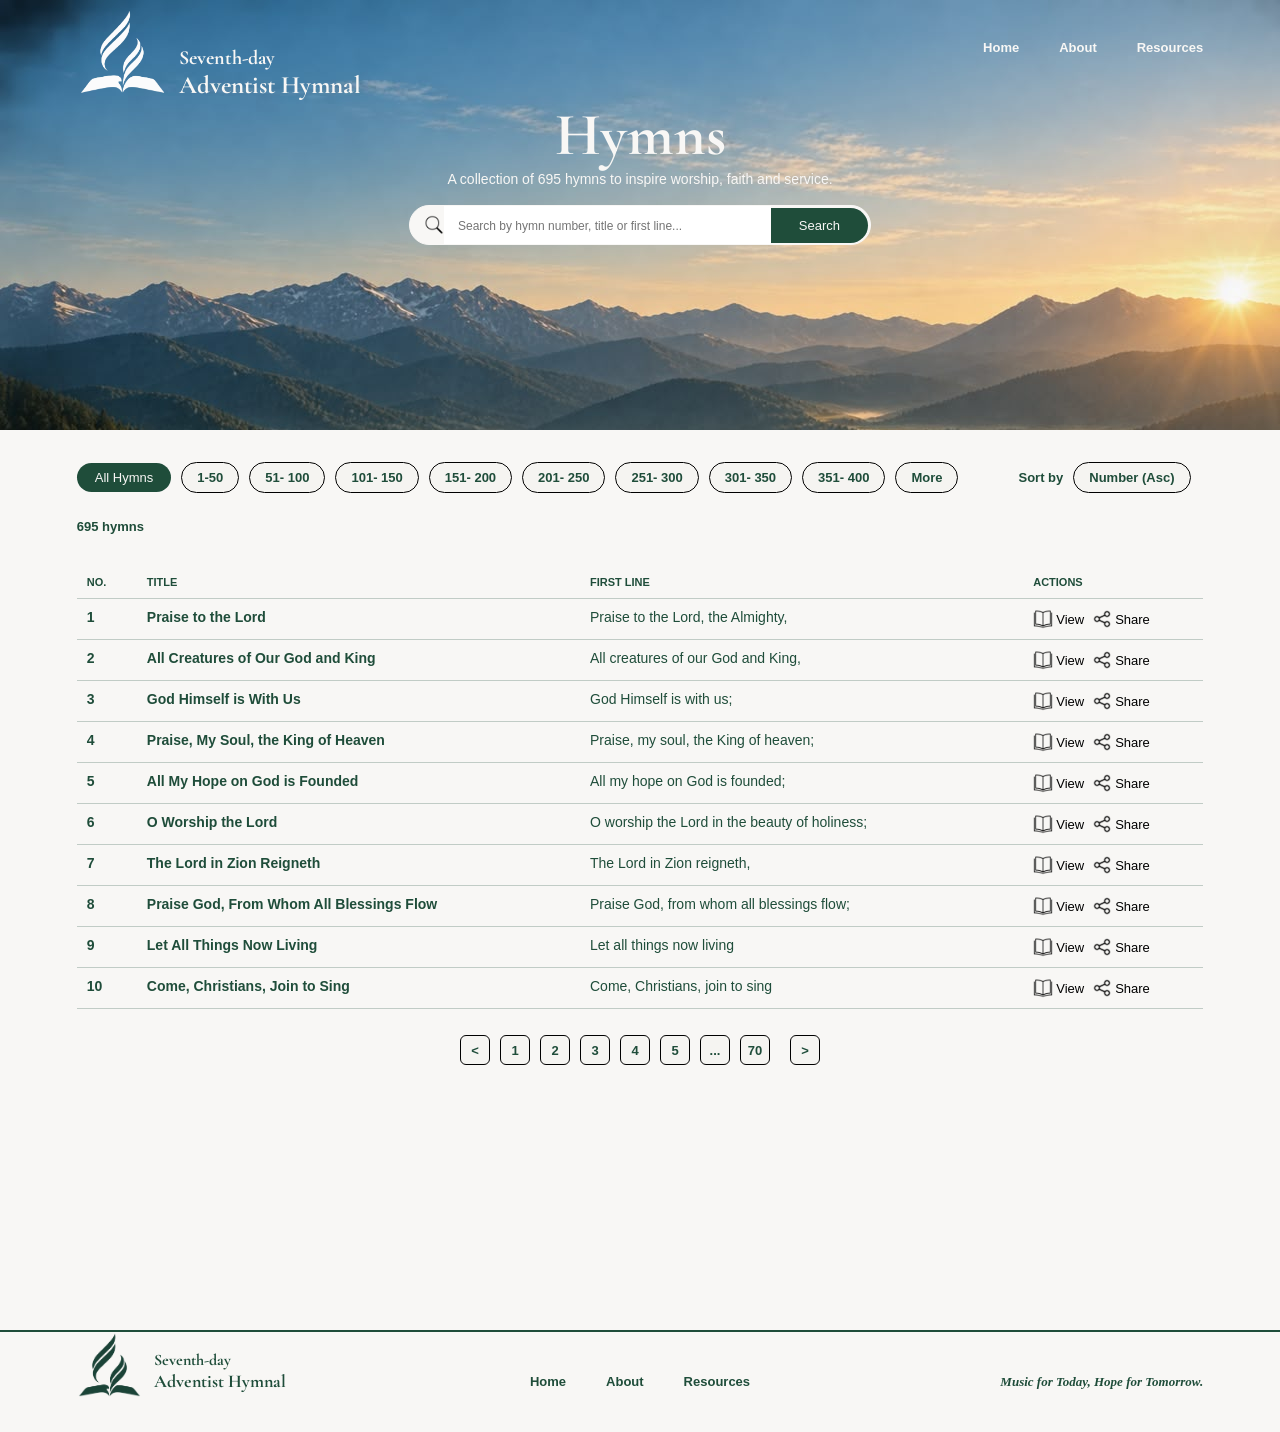
<file: index.html>
<!DOCTYPE html>
<html lang="en">

<head>
    <meta charset="UTF-8">
    <meta name="viewport" content="width=device-width, initial-scale=1.0">
    <title>SDAH Hymnal</title>
    <link rel="stylesheet" href="main.css">
    <link rel="preconnect" href="https://fonts.googleapis.com">
    <link rel="preconnect" href="https://fonts.gstatic.com" crossorigin>
    <link
        href="https://fonts.googleapis.com/css2?family=Cormorant+Garamond:ital,wght@0,300..700;1,300..700&display=swap"
        rel="stylesheet">
</head>

<body>

    <nav>
        <div class="nav-brand">
            <img src="sda white.png" alt="sda-logo" width="90px" height="90px">
            <h5>Seventh-day <br><span-1>Adventist Hymnal</span-1></h5>
        </div>
        <div class="nav-actions">
            <div class="header-links" id="site-menu">
                <a href="index.html">Home</a>
                <a href="#">About</a>
                <a href="#">Resources</a>
            </div>
        </div>
        <button class="menu-toggle" type="button" aria-label="Open navigation menu" aria-controls="site-menu"
            aria-expanded="false">
            <span></span>
            <span></span>
            <span></span>
        </button>
        <div class="nav-header">
            <h1>Hymns</h1>
            <p>A collection of 695 hymns to inspire worship, faith and service.</p>
            <search>
                <form action="/search-results" method="GET">
                    <img src="icons8-search-50.png" alt="black-search-icon" width="20px" height="20px">
                    <input type="search" id="site-search" name="q"
                        placeholder="Search by hymn number, title or first line..."
                        aria-label="Search through site content">
                    <button class="search-btn" type="submit">Search</button>
                </form>
            </search>
        </div>
    </nav>

    <div class="container">
        <div class="main">
            <section class="hero">
                <div class="hymn-ranges is-collapsed">
                    <button class="but range-option" type="button">All Hymns</button>
                    <button class="bot range-option" type="button">1-50</button>
                    <button class="bot range-option" type="button">51- 100</button>
                    <button class="bot range-option" type="button">101- 150</button>
                    <button class="bot range-option" type="button">151- 200</button>
                    <button class="bot range-option" type="button">201- 250</button>
                    <button class="bot range-option" type="button">251- 300</button>
                    <button class="bot range-option" type="button">301- 350</button>
                    <button class="bot range-option" type="button">351- 400</button>
                    <button class="bot range-more" type="button" aria-expanded="false">More</button>
                </div>
                <p class="sort-label">Sort by</p>
                <button class="bot sort-button" type="button">Number (Asc)</button>
                <p class="text">695 hymns</p>
            </section>

            <section class="hymn" aria-label="Hymn list">
                <div class="hymn-list">
                    <div class="hymn-headings" aria-hidden="true">
                        <span>NO.</span>
                        <span>TITLE</span>
                        <span>FIRST LINE</span>
                        <span>ACTIONS</span>
                    </div>
                    <article class="hymn-row">
                        <span class="hymn-number"></span>
                        <div class="hymn-details">
                            <a href="page.html">
                                <h2>Praise to the Lord</h2>
                                <p class="featured-hymn">Praise to the Lord, the Almighty,</p>
                            </a>
                        </div>
                        <div class="hymn-actions">
                            <a href="page.html" aria-label="View Praise to the Lord"><img src="icons8-open-book-50.png"
                                    alt=""><span>View</span></a>
                            <a href="#" aria-label="Share Praise to the Lord"><img src="icons8-share-48.png"
                                    alt=""><span>Share</span></a>
                        </div>
                    </article>
                    <article class="hymn-row">
                        <span class="hymn-number"></span>
                        <div class="hymn-details">
                            <h2>All Creatures of Our God and King</h2>
                            <p class="featured-hymn">All creatures of our God and King,</p>
                        </div>
                        <div class="hymn-actions">
                            <a href="#" aria-label="View All Creatures of Our God and King"><img
                                    src="icons8-open-book-50.png" alt=""><span>View</span></a>
                            <a href="#" aria-label="Share All Creatures of Our God and King"><img
                                    src="icons8-share-48.png" alt=""><span>Share</span></a>
                        </div>
                    </article>
                    <article class="hymn-row">
                        <span class="hymn-number"></span>
                        <div class="hymn-details">
                            <h2>God Himself is With Us</h2>
                            <p class="featured-hymn">God Himself is with us;</p>
                        </div>
                        <div class="hymn-actions">
                            <a href="#" aria-label="View God Himself is With Us"><img src="icons8-open-book-50.png"
                                    alt=""><span>View</span></a>
                            <a href="#" aria-label="Share God Himself is With Us"><img src="icons8-share-48.png"
                                    alt=""><span>Share</span></a>
                        </div>
                    </article>
                    <article class="hymn-row">
                        <span class="hymn-number"></span>
                        <div class="hymn-details">
                            <h2>Praise, My Soul, the King of Heaven</h2>
                            <p class="featured-hymn">Praise, my soul, the King of heaven;</p>
                        </div>
                        <div class="hymn-actions">
                            <a href="#" aria-label="View Praise, My Soul, the King of Heaven"><img
                                    src="icons8-open-book-50.png" alt=""><span>View</span></a>
                            <a href="#" aria-label="Share Praise, My Soul, the King of Heaven"><img
                                    src="icons8-share-48.png" alt=""><span>Share</span></a>
                        </div>
                    </article>
                    <article class="hymn-row">
                        <span class="hymn-number"></span>
                        <div class="hymn-details">
                            <h2>All My Hope on God is Founded</h2>
                            <p class="featured-hymn">All my hope on God is founded;</p>
                        </div>
                        <div class="hymn-actions">
                            <a href="#" aria-label="View All My Hope on God is Founded"><img
                                    src="icons8-open-book-50.png" alt=""><span>View</span></a>
                            <a href="#" aria-label="Share All My Hope on God is Founded"><img src="icons8-share-48.png"
                                    alt=""><span>Share</span></a>
                        </div>
                    </article>
                    <article class="hymn-row">
                        <span class="hymn-number"></span>
                        <div class="hymn-details">
                            <h2>O Worship the Lord</h2>
                            <p class="featured-hymn">O worship the Lord in the beauty of holiness;</p>
                        </div>
                        <div class="hymn-actions">
                            <a href="#" aria-label="View O Worship the Lord"><img src="icons8-open-book-50.png"
                                    alt=""><span>View</span></a>
                            <a href="#" aria-label="Share O Worship the Lord"><img src="icons8-share-48.png"
                                    alt=""><span>Share</span></a>
                        </div>
                    </article>
                    <article class="hymn-row">
                        <span class="hymn-number"></span>
                        <div class="hymn-details">
                            <h2>The Lord in Zion Reigneth</h2>
                            <p class="featured-hymn">The Lord in Zion reigneth,</p>
                        </div>
                        <div class="hymn-actions">
                            <a href="#" aria-label="View The Lord in Zion Reigneth"><img src="icons8-open-book-50.png"
                                    alt=""><span>View</span></a>
                            <a href="#" aria-label="Share The Lord in Zion Reigneth"><img src="icons8-share-48.png"
                                    alt=""><span>Share</span></a>
                        </div>
                    </article>
                    <article class="hymn-row">
                        <span class="hymn-number"></span>
                        <div class="hymn-details">
                            <h2>Praise God, From Whom All Blessings Flow</h2>
                            <p class="featured-hymn">Praise God, from whom all blessings flow;</p>
                        </div>
                        <div class="hymn-actions">
                            <a href="#" aria-label="View Praise God, From Whom All Blessings Flow"><img
                                    src="icons8-open-book-50.png" alt=""><span>View</span></a>
                            <a href="#" aria-label="Share Praise God, From Whom All Blessings Flow"><img
                                    src="icons8-share-48.png" alt=""><span>Share</span></a>
                        </div>
                    </article>
                    <article class="hymn-row">
                        <span class="hymn-number"></span>
                        <div class="hymn-details">
                            <h2>Let All Things Now Living</h2>
                            <p class="featured-hymn">Let all things now living</p>
                        </div>
                        <div class="hymn-actions">
                            <a href="#" aria-label="View Let All Things Now Living"><img src="icons8-open-book-50.png"
                                    alt=""><span>View</span></a>
                            <a href="#" aria-label="Share Let All Things Now Living"><img src="icons8-share-48.png"
                                    alt=""><span>Share</span></a>
                        </div>
                    </article>
                    <article class="hymn-row">
                        <span class="hymn-number"></span>
                        <div class="hymn-details">
                            <h2>Come, Christians, Join to Sing</h2>
                            <p class="featured-hymn">Come, Christians, join to sing</p>
                        </div>
                        <div class="hymn-actions">
                            <a href="#" aria-label="View Come, Christians, Join to Sing"><img
                                    src="icons8-open-book-50.png" alt=""><span>View</span></a>
                            <a href="#" aria-label="Share Come, Christians, Join to Sing"><img src="icons8-share-48.png"
                                    alt=""><span>Share</span></a>
                        </div>
                    </article>
                </div>
                <div class="number-controls">
                    <button class="num-but page-arrow" type="button" aria-label="Move page numbers left">&lt;</button>
                    <div class="number-pages" role="group" aria-label="Hymn pages"></div>
                    <button class="num-but page-arrow" type="button" aria-label="Move page numbers right">&gt;</button>
                </div>
            </section>
        </div>
    </div>

    <hr class="line">
    <footer class="footer">
        <div class="footer-brand">
            <img src="sda 1f4d3a.png" alt="sda-logo" width="65px" height="65px">
            <h5>Seventh-day <br><span-1>Adventist Hymnal</span-1></h5>
        </div>
        <div class="footer-actions">
            <div class="footer-links">
                <a href="index.html">Home</a>
                <a href="#">About</a>
                <a href="#">Resources</a>
            </div>
            <div class="footer-text">
                <p>Music for Today, Hope for Tomorrow.</p>
            </div>
        </div>
        <div class="mobile-footer">
            <div class="foot-mob">
                <a href="#"><img src="icons8-home-48-1f4d3a.png" alt="Home" width="25px" height="25px">
                    <p>Home</p>
                </a>
            </div>
            <div class="foot-mob">
                <a href="#"><img src="icons8-open-book-50-1f4d3a.png" alt="Search" width="25px" height="25px">
                    <p>Search</p>
                </a>
            </div>
            <div class="foot-mob">
                <a href="#"><img src="heart-1f4d3a.png" alt="favourite">
                    <p>Favourite</p>
                </a>
            </div>
        </div>
    </footer>
    <script src="script.js"></script>
</body>

</html>
</file>
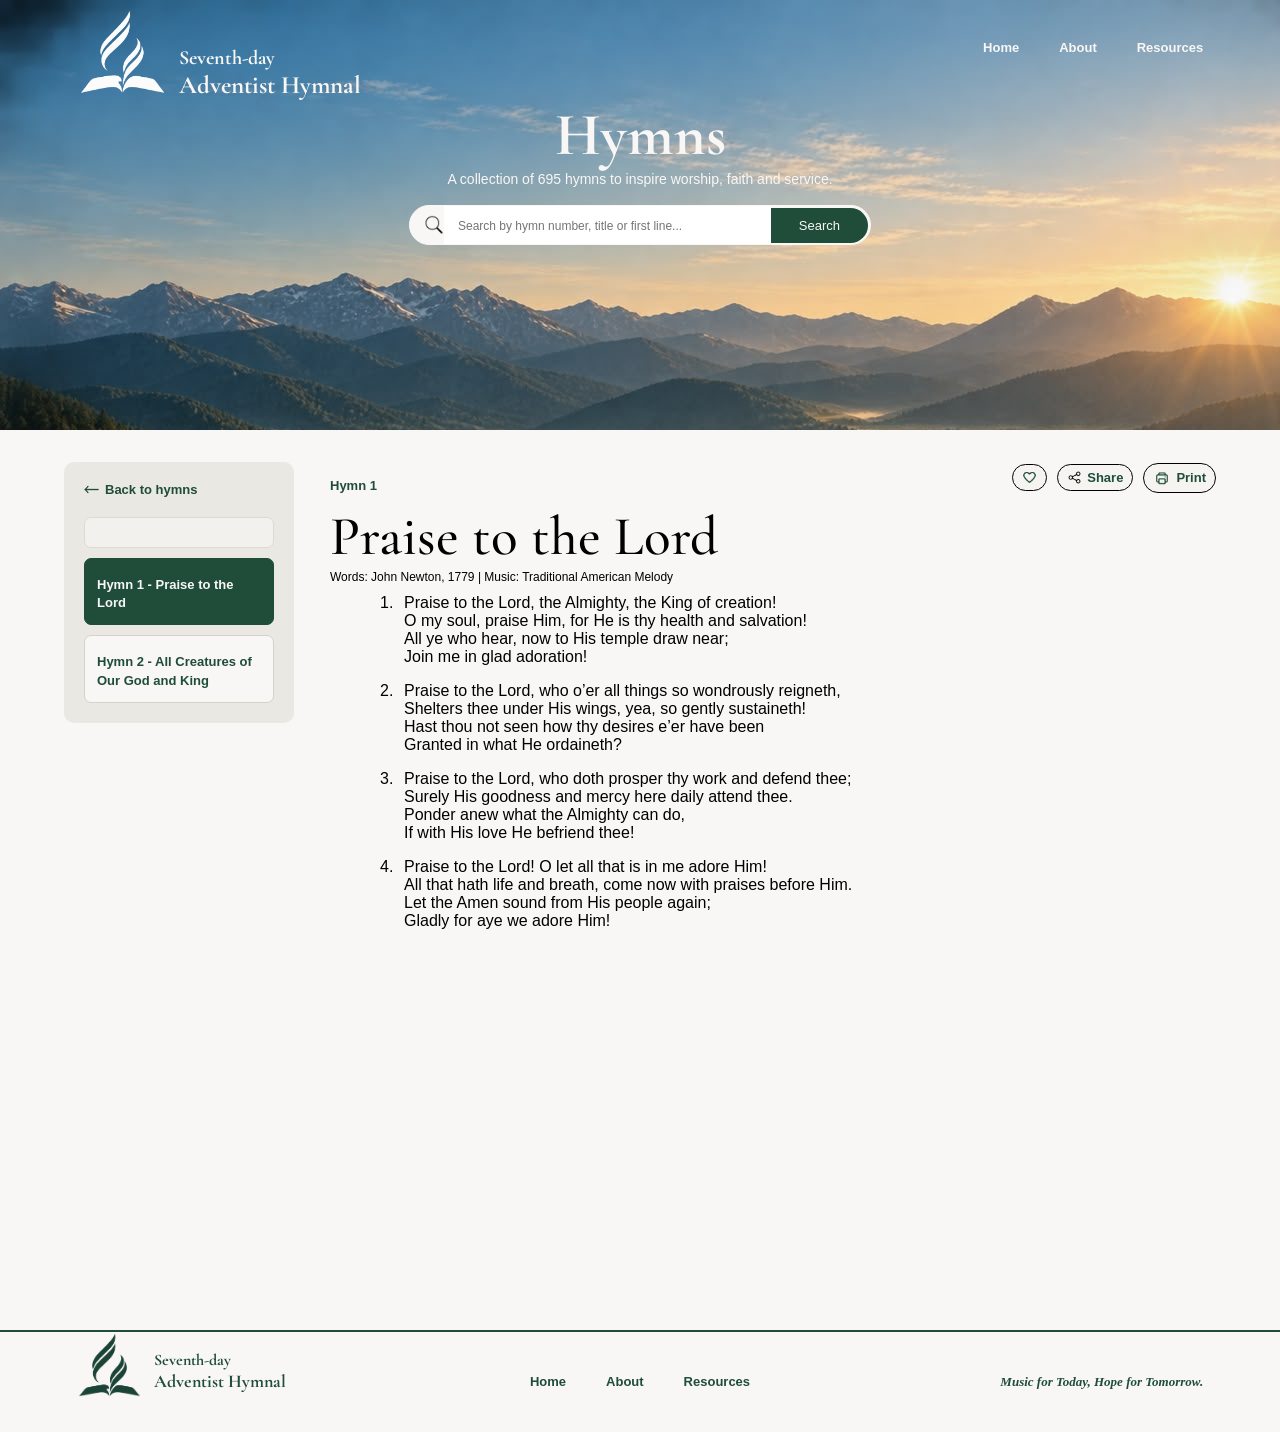
<file: page.html>
<!DOCTYPE html>
<html lang="en">

<head>
    <meta charset="UTF-8">
    <meta name="viewport" content="width=device-width, initial-scale=1.0">
    <title>SDAH Hymnal</title>
    <link rel="stylesheet" href="style.css">
    <link rel="preconnect" href="https://fonts.googleapis.com">
    <link rel="preconnect" href="https://fonts.gstatic.com" crossorigin>
    <link
        href="https://fonts.googleapis.com/css2?family=Cormorant+Garamond:ital,wght@0,300..700;1,300..700&display=swap"
        rel="stylesheet">
</head>

<body>

    <nav>
        <div class="nav-brand">
            <img src="sda white.png" alt="sda-logo" width="90px" height="90px">
            <h5>Seventh-day <br><span-1>Adventist Hymnal</span-1></h5>
        </div>
        <div class="nav-actions">
            <div class="header-links" id="site-menu">
                <a href="index.html">Home</a>
                <a href="#">About</a>
                <a href="#">Resources</a>
            </div>
        </div>
        <button class="menu-toggle" type="button" aria-label="Open navigation menu" aria-controls="site-menu"
            aria-expanded="false">
            <span></span>
            <span></span>
            <span></span>
        </button>
        <div class="nav-header">
            <h1>Hymns</h1>
            <p>A collection of 695 hymns to inspire worship, faith and service.</p>
            <search>
                <form action="/search-results" method="GET">
                    <img src="icons8-search-50.png" alt="black-search-icon" width="20px" height="20px">
                    <input type="search" id="site-search" name="q"
                        placeholder="Search by hymn number, title or first line..."
                        aria-label="Search through site content">
                    <button class="search-btn" type="submit">Search</button>
                </form>
            </search>
        </div>
    </nav>

    <div class="container">
        <div class="page-layout">
            <aside class="hymn-sidebar" aria-label="Hymn navigation">
                <a class="back-link" href="index.html"><span class="back-arrow" aria-hidden="true"><img
                            src="left-arrow-1f4d3a.png" alt="" width="15px" height="15px"></span><span>Back to
                        hymns</span></a>
                <nav class="hymn-neighbors" aria-label="Previous and next hymns"></nav>
            </aside>
            <main class="main">
                <section class="hero">
                    <p class="text">Hymn 1</p>
                    <button class="bot"><img src="icons8-love-24-1f4d3a.png" alt="Add to favourites" width="15px"
                            height="15px"></button>
                    <button class="bot"><img src="icons8-share-48.png" alt="Share" width="15px" height="15px">
                        Share</button>
                    <button class="bot"><img src="icons8-print-48-1f4d3a.png" alt="Print" width="18px" height="18px">
                        Print</button>
                    <div class="title-block">
                        <h1 class="title">Praise to the Lord</h1>
                        <p class="about">Words: John Newton, 1779 <span class="about-separator">|</span> <span
                                class="music-credit">Music: Traditional American Melody</span></p>
                    </div>
                    <p class="verses"><span class="verse-stanza"><span class="verse-number">1.</span>Praise to the Lord,
                            the Almighty, the King of creation!<br>
                            O my soul, praise Him, for He is thy health and salvation!<br>
                            All ye who hear, now to His temple draw near;<br>
                            Join me in glad adoration!</span>

                        <span class="verse-stanza"><span class="verse-number">2.</span>Praise to the Lord, who o’er all
                            things so wondrously reigneth,<br>
                            Shelters thee under His wings, yea, so gently sustaineth!<br>
                            Hast thou not seen how thy desires e’er have been<br>
                            Granted in what He ordaineth?</span>

                        <span class="verse-stanza"><span class="verse-number">3.</span>Praise to the Lord, who doth
                            prosper thy work and defend thee;<br>
                            Surely His goodness and mercy here daily attend thee.<br>
                            Ponder anew what the Almighty can do,<br>
                            If with His love He befriend thee!</span>

                        <span class="verse-stanza"><span class="verse-number">4.</span>Praise to the Lord! O let all
                            that is in me adore Him!<br>
                            All that hath life and breath, come now with praises before Him.<br>
                            Let the Amen sound from His people again;<br>
                            Gladly for aye we adore Him!</span>
                    </p>
                    <p class="lyrics-unavailable" hidden>Lyrics for this hymn are not available yet.</p>
                </section>
            </main>
        </div>
    </div>

    <hr class="line">
    <footer class="footer">
        <div class="footer-brand">
            <img src="sda 1f4d3a.png" alt="sda-logo" width="65px" height="65px">
            <h5>Seventh-day <br><span-1>Adventist Hymnal</span-1></h5>
        </div>
        <div class="footer-actions">
            <div class="footer-links">
                <a href="index.html">Home</a>
                <a href="#">About</a>
                <a href="#">Resources</a>
            </div>
            <div class="footer-text">
                <p>Music for Today, Hope for Tomorrow.</p>
            </div>
        </div>
        <div class="mobile-footer">
            <div class="foot-mob">
                <a href="index.html"><img src="icons8-home-48-1f4d3a.png" alt="Home" width="25px" height="25px">
                    <p>Home</p>
                </a>
            </div>
            <div class="foot-mob">
                <a href="#"><img src="icons8-open-book-50-1f4d3a.png" alt="Search" width="25px" height="25px">
                    <p>Search</p>
                </a>
            </div>
            <div class="foot-mob">
                <a href="#"><img src="heart-1f4d3a.png" alt="favourite">
                    <p>Favourite</p>
                </a>
            </div>
        </div>
    </footer>
    <script src="main.js"></script>
</body>

</html>
</file>
<file: main.css>
* {
    margin: 0;
    padding: 0;
}

html,
body {
    height: 100%;
    background-color: #f8f7f5;
}

/*Nav*/

nav {
    height: 350px;
    display: flex;
    position: relative;
    padding: 40px 6%;
    justify-content: space-between;
    background-image: url(landscape.jpg);

}

.nav-brand {
    display: flex;
    align-items: flex-start;
    gap: 12px;
}

.nav-brand img {
    transform: translateY(-35px);
}

.nav-brand h5 {
    transform: translateY(6px);
}

.nav-actions {
    display: flex;
    gap: 50px;
    margin-left: auto;
}

.nav-header {
    position: absolute;
    top: 40%;
    left: 50%;
    transform: translate(-50%, -50%);
    text-align: center;
}

.nav-header p {
    color: #f8f7f5;
    font-family: "Montserrat", sans-serif;
    font-optical-sizing: auto;
    font-weight: 400;
    font-style: normal;
    font-size: 14px;
}

.header-links {
    display: flex;
    gap: 40px;
    flex-shrink: 1;
    padding: 0;
}

.search-link {
    display: inline-flex;
    justify-content: center;
}

.header-links a {
    font-family: "Inter", sans-serif;
    font-optical-sizing: auto;
    font-weight: 700;
    font-style: normal;
    font-size: 13px;
    color: #f8f7f5;
    justify-content: space-between;
    text-decoration: none;
}

.header-links a:hover {
    text-decoration: underline;
    text-decoration-color: #f8f8f8;
    text-decoration-thickness: 1px;
    text-underline-offset: 5px;
}

search form {
    display: flex;
    align-items: center;
    width: min(460px, 80vw);
    margin-top: 18px;
    background-color: #f8f7f5;
    border: 1px solid #f8f7f5;
    border-radius: 999px;
    overflow: hidden;
}

search form img {
    flex-shrink: 0;
    margin-left: 14px;
}

search input[type="search"] {
    flex-grow: 1;
    min-width: 0;
    border: none;
    padding: 10px 14px;
    outline: none;
    font-size: 16px;
}

search input[type="search"]::placeholder {
    font-size: 12px;
    font-family: "Inter", sans-serif;
    font-optical-sizing: auto;
    font-weight: 400;
    font-style: normal;
}

.search-btn {
    background: #1f4d3a;
    border: none;
    margin-right: 2px;
    padding: 10px 28px;
    border-radius: 6px;
    border-top-right-radius: 999px;
    border-bottom-right-radius: 999px;
    cursor: pointer;
    font-family: "Inter", sans-serif;
    font-optical-sizing: auto;
    font-weight: 500;
    font-style: normal;
    font-size: 13px;
    color: #f8f7f5;
}

h1 {
    font-family: "Cormorant Garamond", serif;
    font-optical-sizing: auto;
    font-weight: 700;
    font-style: normal;
    font-size: 60px;
    color: #f8f7f5;
}

h5 {
    font-family: "Cormorant Garamond", serif;
    font-optical-sizing: auto;
    font-weight: 700;
    font-style: normal;
    font-size: 20px;
    color: #f8f7f5;
}

.menu-toggle {
    display: none;
    width: 44px;
    height: 44px;
    padding: 10px;
    align-items: center;
    justify-content: center;
    flex-direction: column;
    gap: 5px;
    background: transparent;
    border: 0;
    cursor: pointer;
}

.menu-toggle span {
    display: block;
    width: 23px;
    height: 2px;
    background-color: #1d283c;
    border-radius: 2px;
    transition: transform .25s ease, opacity .2s ease;
}

span-1 {
    font-family: "Cormorant Garamond", serif;
    font-optical-sizing: auto;
    font-weight: 700;
    font-style: normal;
    font-size: 25px;
    color: #f8f7f5;
}

/*Hero Section*/

.container {
    min-height: 100%;
}

.main {
    overflow: hidden;
    padding-bottom: 100px;
}

.hero {
    display: flex;
    flex-wrap: wrap;
    align-items: center;
    margin-top: 32px;
    padding: 0 6%;
    justify-content: flex-start;
    gap: 10px;
    position: relative;
}

.hymn-ranges {
    display: flex;
    flex-wrap: wrap;
    align-items: center;
    gap: 10px;
}

.range-more {
    background: transparent;
    border: 0;
    color: #1f4d3a;
    cursor: pointer;
    font: 700 13px "Inter", sans-serif;
    padding: 7px 8px;
}

.range-more:hover {
    text-decoration: underline;
}

.but {
    background: #1f4d3a;
    border: none;
    border-radius: 70px;
    padding: 7px 18px;
    cursor: pointer;
    font-family: "Inter", sans-serif;
    font-optical-sizing: auto;
    font-weight: 500;
    font-style: normal;
    font-size: 13px;
    color: #f8f7f5;
}

.bot {
    background: #F5F4F1;
    border: 1px solid black;
    border-radius: 70px;
    padding: 7px 15px;
    cursor: pointer;
    font-family: "Inter", sans-serif;
    font-optical-sizing: auto;
    font-weight: 700;
    font-style: normal;
    font-size: 13px;
    color: #1f4d3a;
}

.bot:hover {
    background: #1f4d3a;
    color: #f8f7f5;
}

.hero p {
    margin-left: 50px;
    font-family: "Inter", sans-serif;
    font-optical-sizing: auto;
    font-weight: 700;
    font-style: normal;
    font-size: 13px;
    color: #1f4d3a;
}

.hero .text {
    flex: 0 0 100%;
    margin-left: 0;
    margin-top: 16px;
}

/*Hymn section*/

.hymn {
    margin-top: 32px;
    padding: 0 6%;
    display: block;
}

.hymn-list {
    display: grid;
    grid-template-columns: 60px minmax(220px, 1fr) minmax(220px, 1fr) 180px;
}

.hymn-headings {
    display: contents;
}

.hymn-headings span {
    padding: 10px;
    border-bottom: 1px solid rgba(31, 77, 58, .25);
    color: #1f4d3a;
    font: 600 11px "Inter", sans-serif;
}

.hymn-row {
    display: contents;
}

.hymn-number {
    padding: 10px;
    border-bottom: 1px solid rgba(31, 77, 58, .25);
    color: #1f4d3a;
    font: 700 14px "Inter", sans-serif;
}

.hymn-details {
    display: contents;
}

.hymn-details h2 {
    padding: 10px;
    border-bottom: 1px solid rgba(31, 77, 58, .25);
    color: #1f4d3a;
    font: 700 14px "Inter", sans-serif;
}

.hymn-details a {
    display: contents;
    text-decoration: none;
}

.featured-hymn {
    padding: 10px;
    border-bottom: 1px solid rgba(31, 77, 58, .25);
    font-family: "Inter", sans-serif;
    font-optical-sizing: auto;
    font-weight: 500;
    font-style: normal;
    font-size: 14px;
    color: #1f4d3a;
}

.hymn-actions {
    display: flex;
    align-items: center;
    gap: 8px;
    padding: 10px;
    border-bottom: 1px solid rgba(31, 77, 58, .25);
}

.hymn-actions a {
    display: inline-flex;
    align-items: center;
    gap: 3px;
    color: inherit;
    font: 500 13px "Inter", sans-serif;
    text-decoration: none;
}

.hymn-actions img {
    width: 20px;
    height: 20px;
}

.num-but {
    background: #F5F4F1;
    border: 1px solid black;
    border-radius: 6px;
    width: 30px;
    height: 30px;
    flex-shrink: 0;
    padding: 0;
    cursor: pointer;
    font-family: "Inter", sans-serif;
    font-optical-sizing: auto;
    font-weight: 700;
    font-style: normal;
    font-size: 13px;
    color: #1f4d3a;
}

.num-but:hover {
    background: #1f4d3a;
    color: #f8f7f5;
}

.number-controls {
    flex: 0 0 100%;
    display: flex;
    align-items: center;
    justify-content: center;
    gap: 10px;
    margin-top: 26px;
}

.number-pages {
    display: flex;
    flex: 0 1 280px;
    gap: 10px;
    max-width: calc(100% - 80px);
    min-width: 0;
    overflow-x: auto;
    scrollbar-width: none;
}

.number-pages::-webkit-scrollbar {
    display: none;
}

/*Footer*/

.line {
    border: 0.5px solid #1f4d3a;
}

.footer {
    background-color: #f8f7f5;
    position: relative;
    padding: 0 6%;
    height: 100px;
    /* margin-top: -100px; */
    clear: both;
    display: flex;
    justify-content: space-between;
    align-items: center;
}

.footer-brand {
    display: flex;
    align-items: flex-start;
    gap: 12px;
}

.footer-brand h5 {
    font-family: "Cormorant Garamond", serif;
    font-optical-sizing: auto;
    font-weight: 700;
    font-style: normal;
    font-size: 16px;
    color: #1f4d3a;
}

.footer-brand span-1 {
    font-family: "Cormorant Garamond", serif;
    font-optical-sizing: auto;
    font-weight: 700;
    font-style: normal;
    font-size: 18px;
    color: #1f4d3a;
}

.footer-brand img {
    transform: translateY(-18px);
}

.footer-actions {
    display: flex;
    gap: 50px;
    margin-left: auto;
}

.footer-links {
    display: flex;
    gap: 40px;
    flex-shrink: 1;
    padding: 0;
    position: absolute;
    left: 50%;
    transform: translateX(-50%);
}

.footer-links a {
    font-family: "Inter", sans-serif;
    font-optical-sizing: auto;
    font-weight: 700;
    font-style: normal;
    font-size: 13px;
    color: #1f4d3a;
    justify-content: space-between;
    text-decoration: none;
}

.footer-text p {
    font-family: "Noto Serif Georgian", serif;
    font-optical-sizing: auto;
    font-weight: 600;
    font-style: italic;
    font-size: 13px;
    color: #1f4d3a
}

.mobile-footer {
    display: none;
    position: fixed;
    bottom: 0;
    left: 0;
    width: 100%;
    box-sizing: border-box;
    align-items: center;
    background-color: #f8f7f5;
    padding: 8px 0;
    box-shadow: 0 -2px 5px rgba(0, 0, 0, 0.1);
    z-index: 1000;
}

.foot-mob {
    flex: 1;
    text-align: center;
}

.foot-mob a {
    display: flex;
    flex-direction: column;
    align-items: center;
    gap: 4px;
    color: #1f4d3a;
    font-family: "Inter", sans-serif;
    font-size: 11px;
    font-weight: 600;
    text-decoration: none;
}

.foot-mob img {
    width: 25px;
    height: 25px;
    object-fit: contain;
}

.foot-mob p {
    margin: 0;
}

/*Mobile Responsive*/

@media only screen and (max-width: 768px) {
    nav {
        height: 330px;
        padding: 20px 5%;
    }

    .nav-brand img {
        width: 68px;
        height: 68px;
        transform: translateY(-12px);
    }

    .nav-brand h5 {
        font-size: 20px;
        transform: translateY(6px);
    }

    .nav-brand span-1 {
        font-size: 25px;
        transform: translateY(6px);
    }

    .menu-toggle {
        display: flex;
        position: absolute;
        top: 24px;
        right: 5%;
        z-index: 3;
    }

    .menu-toggle span {
        background-color: #f8f7f5;
    }

    .menu-toggle.is-open span:first-child {
        transform: translateY(7px) rotate(45deg);
    }

    .menu-toggle.is-open span:nth-child(2) {
        opacity: 0;
    }

    .menu-toggle.is-open span:last-child {
        transform: translateY(-7px) rotate(-45deg);
    }

    .nav-actions {
        margin: 0;
    }

    .header-links {
        display: none;
        position: absolute;
        top: 78px;
        right: 5%;
        z-index: 2;
        flex-direction: column;
        gap: 0;
        min-width: 150px;
        padding: 8px 16px;
        border-radius: 8px;
        background: #1f4d3a;
        box-shadow: 0 8px 20px rgba(0, 0, 0, .2);
    }

    .header-links.is-open {
        display: flex;
    }

    .header-links a {
        padding: 12px 4px;
    }

    .nav-header {
        top: 55%;
        width: 90%;
    }

    .nav-header h1 {
        font-size: 48px;
    }

    .nav-header p {
        font-size: 13px;
    }

    search form {
        width: 100%;
    }

    .search-btn {
        padding: 10px 16px;
    }

    .main {
        padding-bottom: 56px;
    }

    .hero {
        margin-top: 24px;
        padding: 0 5%;
        gap: 8px;
    }

    .hymn-ranges {
        width: 100%;
        gap: 8px;
    }

    .hymn-ranges.is-collapsed .range-option:nth-of-type(n+5) {
        display: none;
    }

    .hero p {
        margin-left: 0;
    }

    .sort-label,
    .sort-button {
        display: none;
    }

    .hero .text {
        flex-basis: 100%;
        margin-top: 4px;
    }

    .hymn {
        margin-top: 20px;
        padding: 0 5%;
    }

    .hymn-list {
        display: block;
    }

    .hymn-headings {
        display: none;
    }

    .hymn-row {
        display: grid;
        grid-template-columns: 32px minmax(0, 1fr) auto;
        gap: 8px;
        align-items: center;
        min-height: 70px;
        padding: 12px 4px;
        border-bottom: 1px solid rgba(31, 77, 58, .25);
        color: #1f4d3a;
    }

    .hymn-number {
        padding: 0;
        border: 0;
    }

    .hymn-details {
        display: block;
        min-width: 0;
    }

    .hymn-details h2 {
        padding: 0;
        border: 0;
        font-size: 15px;
    }

    .featured-hymn {
        margin-top: 5px;
        padding: 0;
        border: 0;
        font-size: 13px;
        color: #52675d;
    }

    .hymn-actions {
        border-bottom: 0;
    }

    .hymn-actions a {
        justify-content: center;
        width: 32px;
        height: 32px;
    }

    .hymn-actions a span {
        display: none;
    }

    .number-controls {
        display: none;
    }

    .number-pages {
        gap: 6px;
    }

    .footer {
        height: 0;
        min-height: 0;
        padding: 0;
    }

    .footer-brand,
    .footer-actions {
        display: none;
    }

    .mobile-footer {
        display: flex;
        justify-content: space-around;
        padding-bottom: calc(8px + env(safe-area-inset-bottom));
    }
}

@media only screen and (max-width: 420px) {
    .nav-brand {
        gap: 6px;
    }

    .nav-brand img {
        width: 56px;
        height: 56px;
    }

    .nav-brand h5 {
        font-size: 18px;
        transform: translateY(3px);
    }

    .nav-brand span-1 {
        font-size: 23px;
        transform: translateY(3px);
    }

    .hero .bot,
    .hero .but {
        padding: 7px 11px;
        font-size: 12px;
    }

    .footer-actions {
        align-items: flex-start;
        flex-direction: column;
    }

    .footer-text p {
        text-align: left;
    }
}
</file>
<file: style.css>
* {
    margin: 0;
    padding: 0;
}

html,
body {
    height: 100%;
    background-color: #f8f7f5;
}

/*Nav*/

nav {
    height: 350px;
    display: flex;
    position: relative;
    padding: 40px 6%;
    justify-content: space-between;
    background-image: url(landscape.jpg);

}

.nav-brand {
    display: flex;
    align-items: flex-start;
    gap: 12px;
}

.nav-brand img {
    transform: translateY(-35px);
}

.nav-brand h5 {
    transform: translateY(6px);
}

.nav-actions {
    display: flex;
    gap: 50px;
    margin-left: auto;
}

.nav-header {
    position: absolute;
    top: 40%;
    left: 50%;
    transform: translate(-50%, -50%);
    text-align: center;
}

.nav-header p {
    color: #f8f7f5;
    font-family: "Montserrat", sans-serif;
    font-optical-sizing: auto;
    font-weight: 400;
    font-style: normal;
    font-size: 14px;
}

.header-links {
    display: flex;
    gap: 40px;
    flex-shrink: 1;
    padding: 0;
}

.search-link {
    display: inline-flex;
    justify-content: center;
}

.header-links a {
    font-family: "Inter", sans-serif;
    font-optical-sizing: auto;
    font-weight: 700;
    font-style: normal;
    font-size: 13px;
    color: #f8f7f5;
    justify-content: space-between;
    text-decoration: none;
}

.header-links a:hover {
    text-decoration: underline;
    text-decoration-color: #f8f8f8;
    text-decoration-thickness: 1px;
    text-underline-offset: 5px;
}

search form {
    display: flex;
    align-items: center;
    width: min(460px, 80vw);
    margin-top: 18px;
    background-color: #f8f7f5;
    border: 1px solid #f8f7f5;
    border-radius: 999px;
    overflow: hidden;
}

search form img {
    flex-shrink: 0;
    margin-left: 14px;
}

search input[type="search"] {
    flex-grow: 1;
    min-width: 0;
    border: none;
    padding: 10px 14px;
    outline: none;
    font-size: 16px;
}

search input[type="search"]::placeholder {
    font-size: 12px;
    font-family: "Inter", sans-serif;
    font-optical-sizing: auto;
    font-weight: 400;
    font-style: normal;
}

.search-btn {
    background: #1f4d3a;
    border: none;
    margin-right: 2px;
    padding: 10px 28px;
    border-radius: 6px;
    border-top-right-radius: 999px;
    border-bottom-right-radius: 999px;
    cursor: pointer;
    font-family: "Inter", sans-serif;
    font-optical-sizing: auto;
    font-weight: 500;
    font-style: normal;
    font-size: 13px;
    color: #f8f7f5;
}

h1 {
    font-family: "Cormorant Garamond", serif;
    font-optical-sizing: auto;
    font-weight: 700;
    font-style: normal;
    font-size: 60px;
    color: #f8f7f5;
}

h5 {
    font-family: "Cormorant Garamond", serif;
    font-optical-sizing: auto;
    font-weight: 700;
    font-style: normal;
    font-size: 20px;
    color: #f8f7f5;
}

.menu-toggle {
    display: none;
    width: 44px;
    height: 44px;
    padding: 10px;
    align-items: center;
    justify-content: center;
    flex-direction: column;
    gap: 5px;
    background: transparent;
    border: 0;
    cursor: pointer;
}

.menu-toggle span {
    display: block;
    width: 23px;
    height: 2px;
    background-color: #1d283c;
    border-radius: 2px;
    transition: transform .25s ease, opacity .2s ease;
}

span-1 {
    font-family: "Cormorant Garamond", serif;
    font-optical-sizing: auto;
    font-weight: 700;
    font-style: normal;
    font-size: 25px;
    color: #f8f7f5;
}

/* hero section */

.container {
    min-height: 100%;
}

.main {
    overflow: hidden;
    padding-bottom: 100px;
}

.back-link {
    display: inline-flex;
    align-items: center;
    gap: 6px;
    margin: 32px 6% 16px;
    text-decoration: none;
    font-family: "Inter", sans-serif;
    font-optical-sizing: auto;
    font-weight: 700;
    font-style: normal;
    font-size: 13px;
    color: #1f4d3a;
}

.back-arrow {
    display: flex;
    align-items: center;
}

.back-arrow img {
    display: block;
}

.page-layout {
    display: grid;
    grid-template-columns: 230px minmax(0, 1fr);
    align-items: start;
    gap: 36px;
    max-width: 1280px;
    margin: 0 auto;
    padding: 32px 5% 80px;
}

.hymn-sidebar {
    padding: 20px;
    background-color: #eae8e3;
    border-radius: 10px;
}

.hymn-sidebar .back-link {
    margin: 0 0 20px;
}

.hymn-neighbors {
    display: grid;
    height: auto;
    padding: 0;
    position: static;
    background: transparent;
    gap: 10px;
}

.hymn-neighbor {
    width: 100%;
    padding: 12px;
    border: 1px solid #d5d2cb;
    border-radius: 7px;
    background: #f8f7f5;
    color: #1f4d3a;
    text-align: left;
    cursor: pointer;
    font-family: "Inter", sans-serif;
}

.hymn-neighbor strong {
    display: block;
    margin-top: 5px;
    font-size: 13px;
    line-height: 1.4;
}

.hymn-neighbor[aria-current="page"] {
    background: #1f4d3a;
    border-color: #1f4d3a;
    color: #f8f7f5;
}

.hymn-neighbor:disabled {
    cursor: default;
    opacity: .6;
}

.page-layout .main {
    min-width: 0;
}

.page-layout .hero {
    margin-top: 0;
    padding: 0;
}

.page-layout .hero .text {
    margin-right: auto;
}

.lyrics-unavailable {
    flex-basis: 100%;
    margin: 16px 0 0 !important;
    color: #555 !important;
}

.hero {
    display: flex;
    flex-wrap: wrap;
    align-items: center;
    margin-top: 0;
    padding: 0 6%;
    justify-content: flex-start;
    gap: 10px;
    position: relative;
}

.bot {
    display: flex;
    align-items: center;
    gap: 5px;
    background: #F5F4F1;
    border: 1px solid black;
    border-radius: 70px;
    padding: 5px 9px;
    cursor: pointer;
    font-family: "Inter", sans-serif;
    font-optical-sizing: auto;
    font-weight: 700;
    font-style: normal;
    font-size: 13px;
    color: #1f4d3a;
}

.hero p {
    margin-left: 50px;
    font-family: "Inter", sans-serif;
    font-optical-sizing: auto;
    font-weight: 700;
    font-style: normal;
    font-size: 13px;
    color: #1f4d3a;
}

.hero h1 {
    font-family: "Cormorant Garamond", serif;
    font-optical-sizing: auto;
    font-weight: 500;
    font-style: normal;
    font-size: 55px;
    color: black;
}

.hero .title-block {
    flex-basis: 100%;
}

.hero .text {
    flex: 0 0 auto;
    margin-left: 0;
    margin-right: 700px;
    margin-top: 16px;
}

.hero .about {
    font-family: "Inter", sans-serif;
    font-optical-sizing: auto;
    font-weight: 500;
    font-style: normal;
    font-size: 12px;
    color: black;
    margin-left: 0;
}

.hero .verses {
    flex-basis: 100%;
    font-family: "Inter", sans-serif;
    font-optical-sizing: auto;
    font-weight: 500;
    font-style: normal;
    font-size: 16px;
    color: black;
}

.hero .verse-stanza {
    display: block;
    position: relative;
    padding-left: 1.5em;
    margin-bottom: 1em;
}

.hero .verse-number {
    position: absolute;
    left: 0;
}

/*Footer*/

.line {
    border: 0.5px solid #1f4d3a;
}

.footer {
    background-color: #f8f7f5;
    position: relative;
    padding: 0 6%;
    height: 100px;
    /* margin-top: -100px; */
    clear: both;
    display: flex;
    justify-content: space-between;
    align-items: center;
}

.footer-brand {
    display: flex;
    align-items: flex-start;
    gap: 12px;
}

.footer-brand h5 {
    font-family: "Cormorant Garamond", serif;
    font-optical-sizing: auto;
    font-weight: 700;
    font-style: normal;
    font-size: 16px;
    color: #1f4d3a;
}

.footer-brand span-1 {
    font-family: "Cormorant Garamond", serif;
    font-optical-sizing: auto;
    font-weight: 700;
    font-style: normal;
    font-size: 18px;
    color: #1f4d3a;
}

.footer-brand img {
    transform: translateY(-18px);
}

.footer-actions {
    display: flex;
    gap: 50px;
    margin-left: auto;
}

.footer-links {
    display: flex;
    gap: 40px;
    flex-shrink: 1;
    padding: 0;
    position: absolute;
    left: 50%;
    transform: translateX(-50%);
}

.footer-links a {
    font-family: "Inter", sans-serif;
    font-optical-sizing: auto;
    font-weight: 700;
    font-style: normal;
    font-size: 13px;
    color: #1f4d3a;
    justify-content: space-between;
    text-decoration: none;
}

.footer-text p {
    font-family: "Noto Serif Georgian", serif;
    font-optical-sizing: auto;
    font-weight: 600;
    font-style: italic;
    font-size: 13px;
    color: #1f4d3a
}

.mobile-footer {
    display: none;
    position: fixed;
    bottom: 0;
    left: 0;
    width: 100%;
    box-sizing: border-box;
    align-items: center;
    background-color: #f8f7f5;
    padding: 8px 0;
    box-shadow: 0 -2px 5px rgba(0, 0, 0, 0.1);
    z-index: 1000;
}

.foot-mob {
    flex: 1;
    text-align: center;
}

.foot-mob a {
    display: flex;
    flex-direction: column;
    align-items: center;
    gap: 4px;
    color: #1f4d3a;
    font-family: "Inter", sans-serif;
    font-size: 11px;
    font-weight: 600;
    text-decoration: none;
}

.foot-mob img {
    width: 25px;
    height: 25px;
    object-fit: contain;
}

.foot-mob p {
    margin: 0;
}

/* Mobile Responsive */

@media only screen and (max-width: 768px) {
    .page-layout {
        display: block;
        padding: 24px 5% 56px;
    }

    .hymn-sidebar {
        display: none;
    }

    .page-layout .hero {
        padding: 0;
    }

    nav {
        height: 330px;
        padding: 20px 5%;
    }

    .nav-brand img {
        width: 68px;
        height: 68px;
        transform: translateY(-12px);
    }

    .nav-brand h5 {
        font-size: 20px;
        transform: translateY(6px);
    }

    .nav-brand span-1 {
        font-size: 25px;
        transform: translateY(6px);
    }

    .menu-toggle {
        display: flex;
        position: absolute;
        top: 24px;
        right: 5%;
        z-index: 3;
    }

    .menu-toggle span {
        background-color: #f8f7f5;
    }

    .menu-toggle.is-open span:first-child {
        transform: translateY(7px) rotate(45deg);
    }

    .menu-toggle.is-open span:nth-child(2) {
        opacity: 0;
    }

    .menu-toggle.is-open span:last-child {
        transform: translateY(-7px) rotate(-45deg);
    }

    .nav-actions {
        margin: 0;
    }

    .header-links {
        display: none;
        position: absolute;
        top: 78px;
        right: 5%;
        z-index: 2;
        flex-direction: column;
        gap: 0;
        min-width: 150px;
        padding: 8px 16px;
        border-radius: 8px;
        background: #1f4d3a;
        box-shadow: 0 8px 20px rgba(0, 0, 0, .2);
    }

    .header-links.is-open {
        display: flex;
    }

    .header-links a {
        padding: 12px 4px;
    }

    .nav-header {
        top: 55%;
        width: 90%;
    }

    .nav-header h1 {
        font-size: 48px;
    }

    .nav-header p {
        font-size: 13px;
    }

    search form {
        width: 100%;
    }

    .search-btn {
        padding: 10px 16px;
    }

    .main {
        padding-bottom: 56px;
    }

    .hero {
        margin-top: 24px;
        padding: 0 5%;
        gap: 8px;
    }

    .hero .title-block {
        display: contents;
    }

    .hero h1 {
        order: 1;
        flex-basis: 100%;
    }

    .hero .about {
        order: 2;
        flex-basis: 100%;
        margin-bottom: 8px;
    }

    .about-separator {
        display: none;
    }

    .music-credit {
        display: block;
    }

    .hero .bot {
        order: 3;
    }

    .hero .verses {
        order: 4;
        margin-left: 0;
    }

    .footer {
        height: 0;
        min-height: 0;
        padding: 0;
    }

    .footer-brand,
    .footer-actions {
        display: none;
    }

    .mobile-footer {
        display: flex;
        justify-content: space-around;
        padding-bottom: calc(8px + env(safe-area-inset-bottom));
    }
}

@media only screen and (max-width: 420px) {
    .nav-brand img {
        width: 56px;
        height: 56px;
    }

    .nav-brand h5 {
        font-size: 18px;
        transform: translateY(3px);
    }

    .nav-brand span-1 {
        font-size: 23px;
        transform: translateY(3px);
    }
}
</file>
